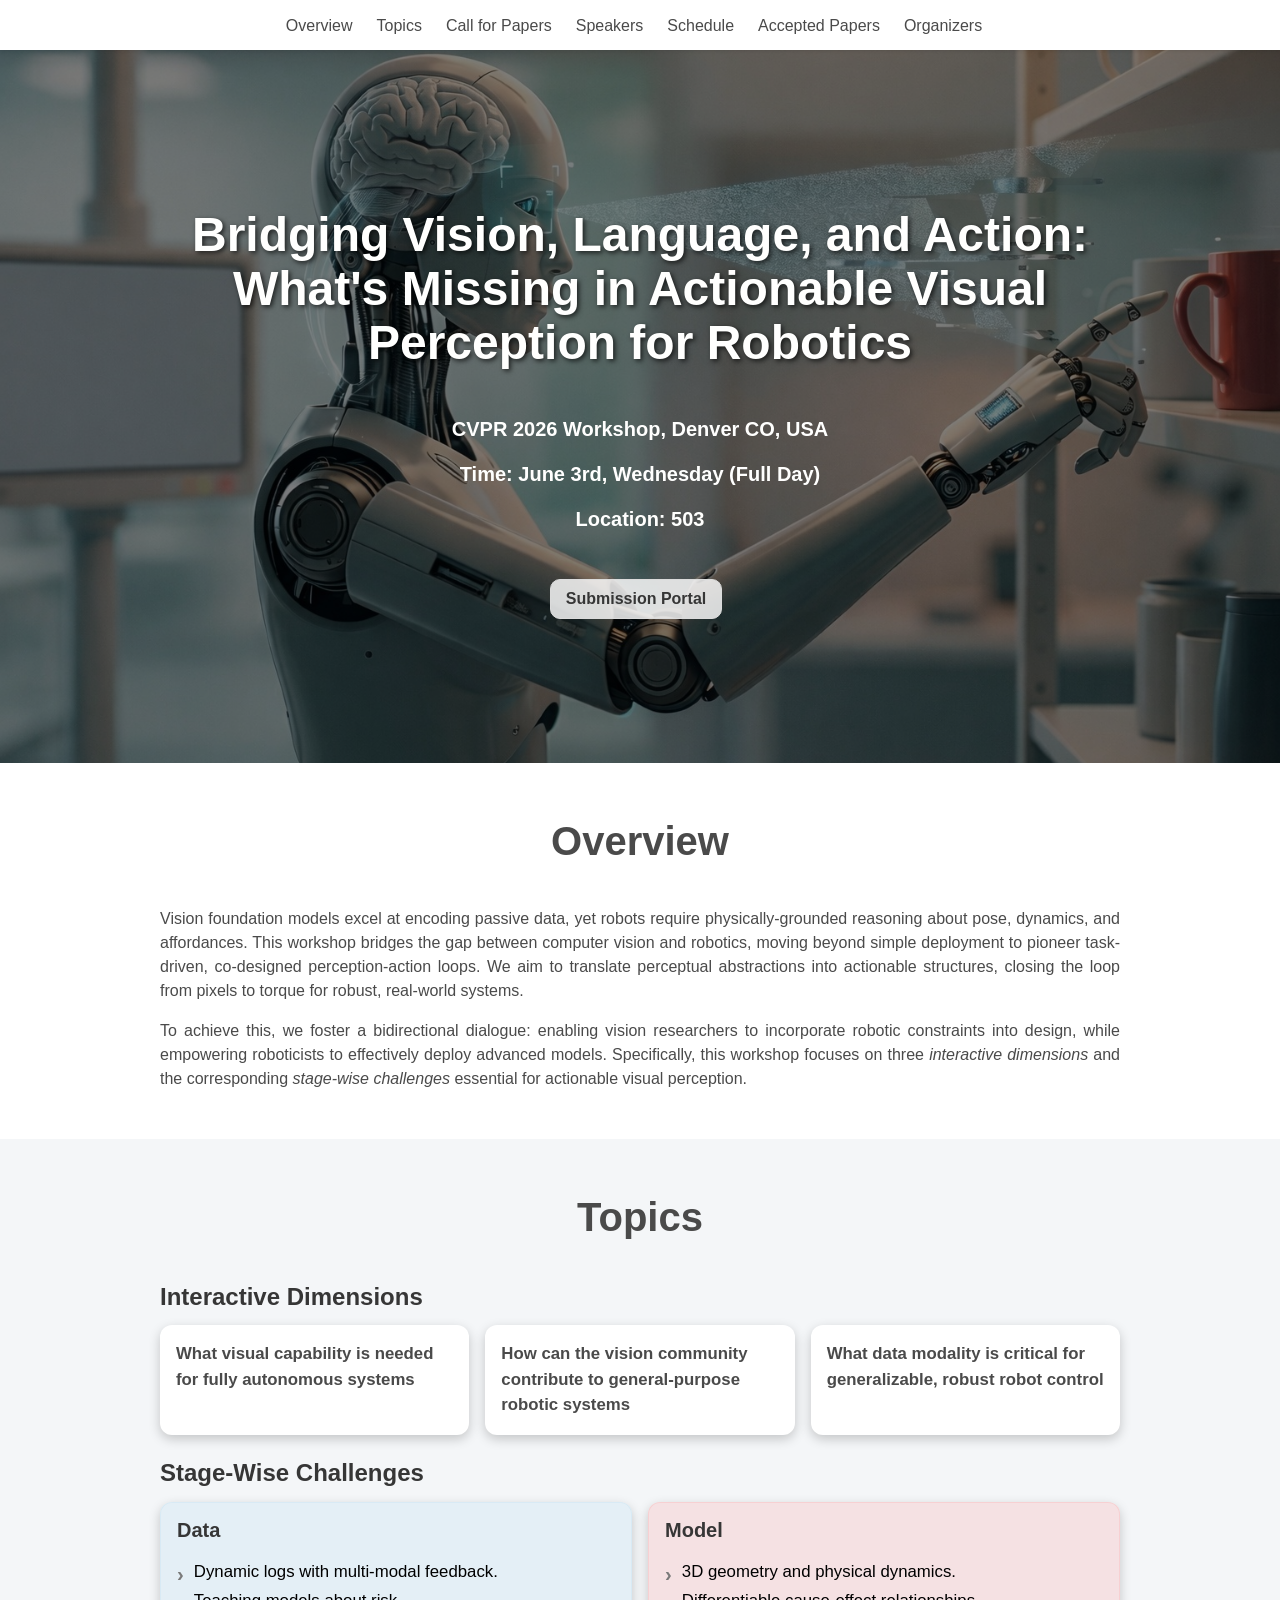
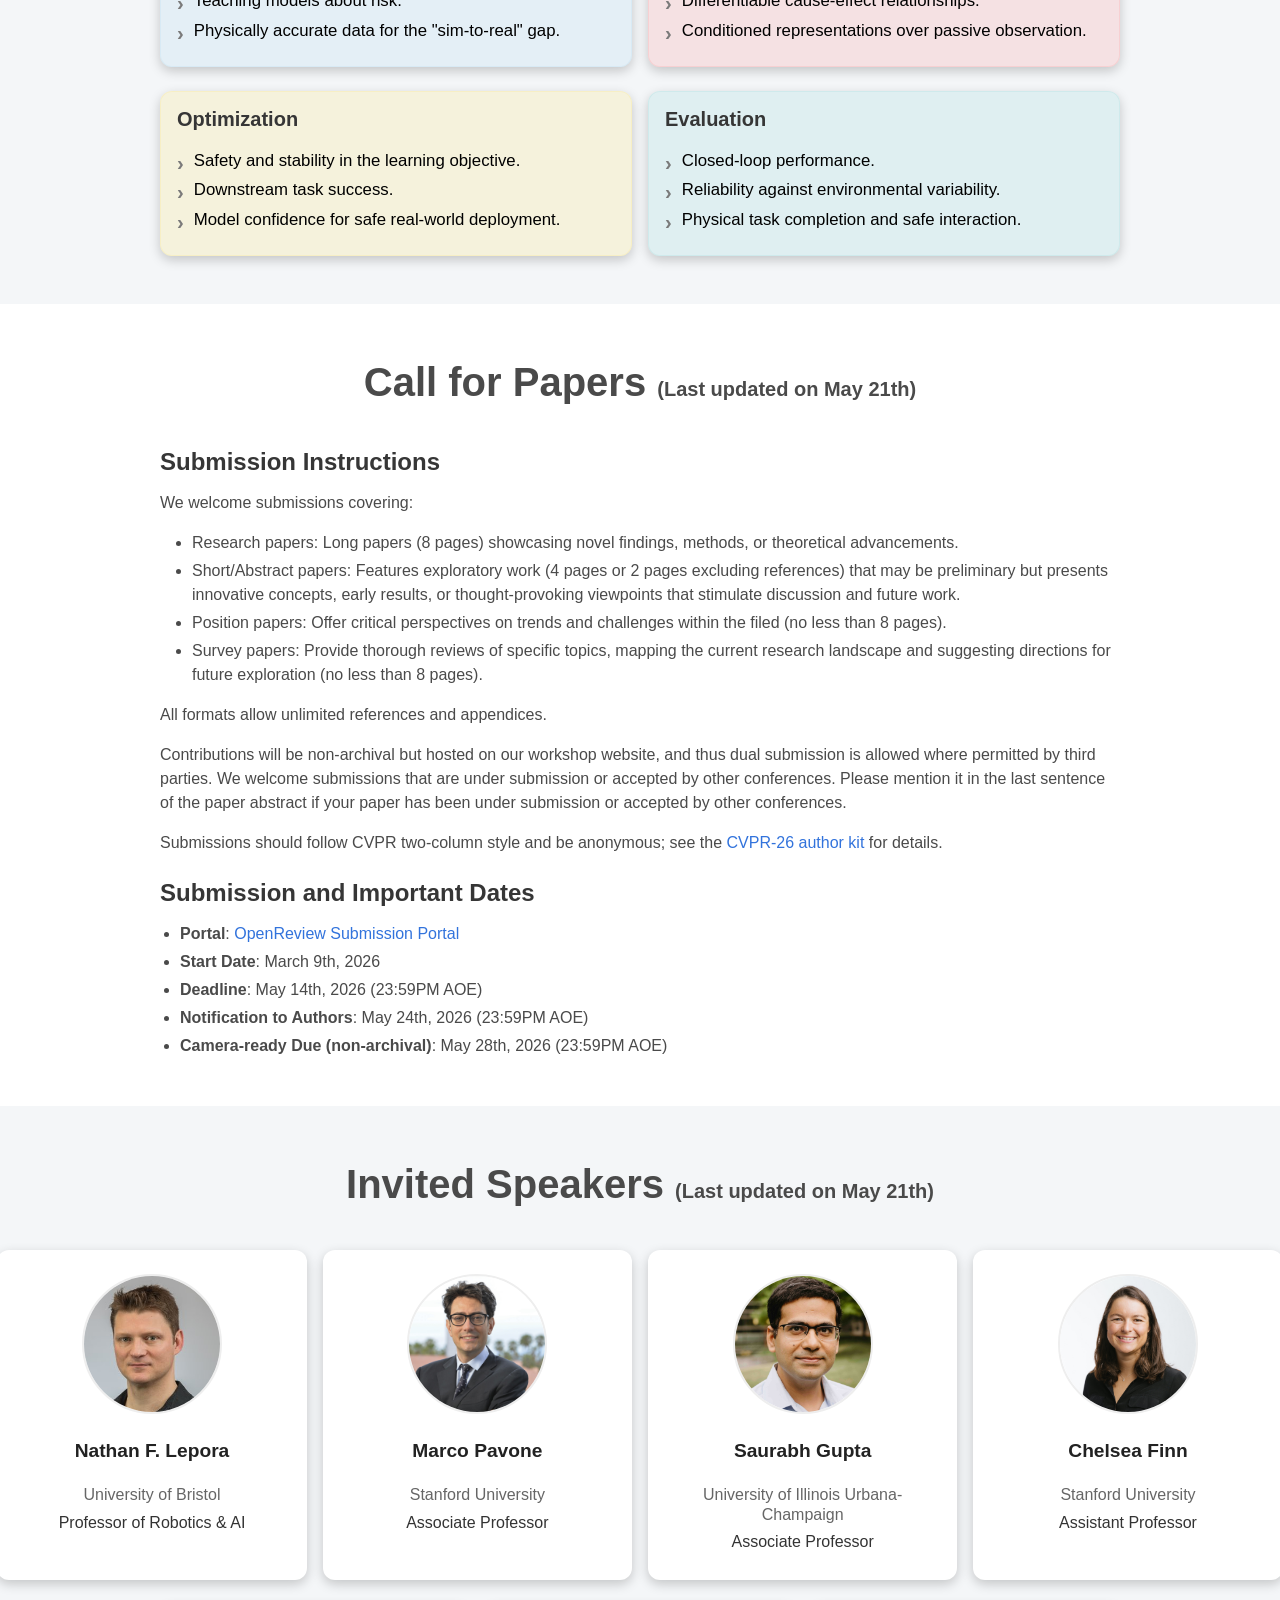
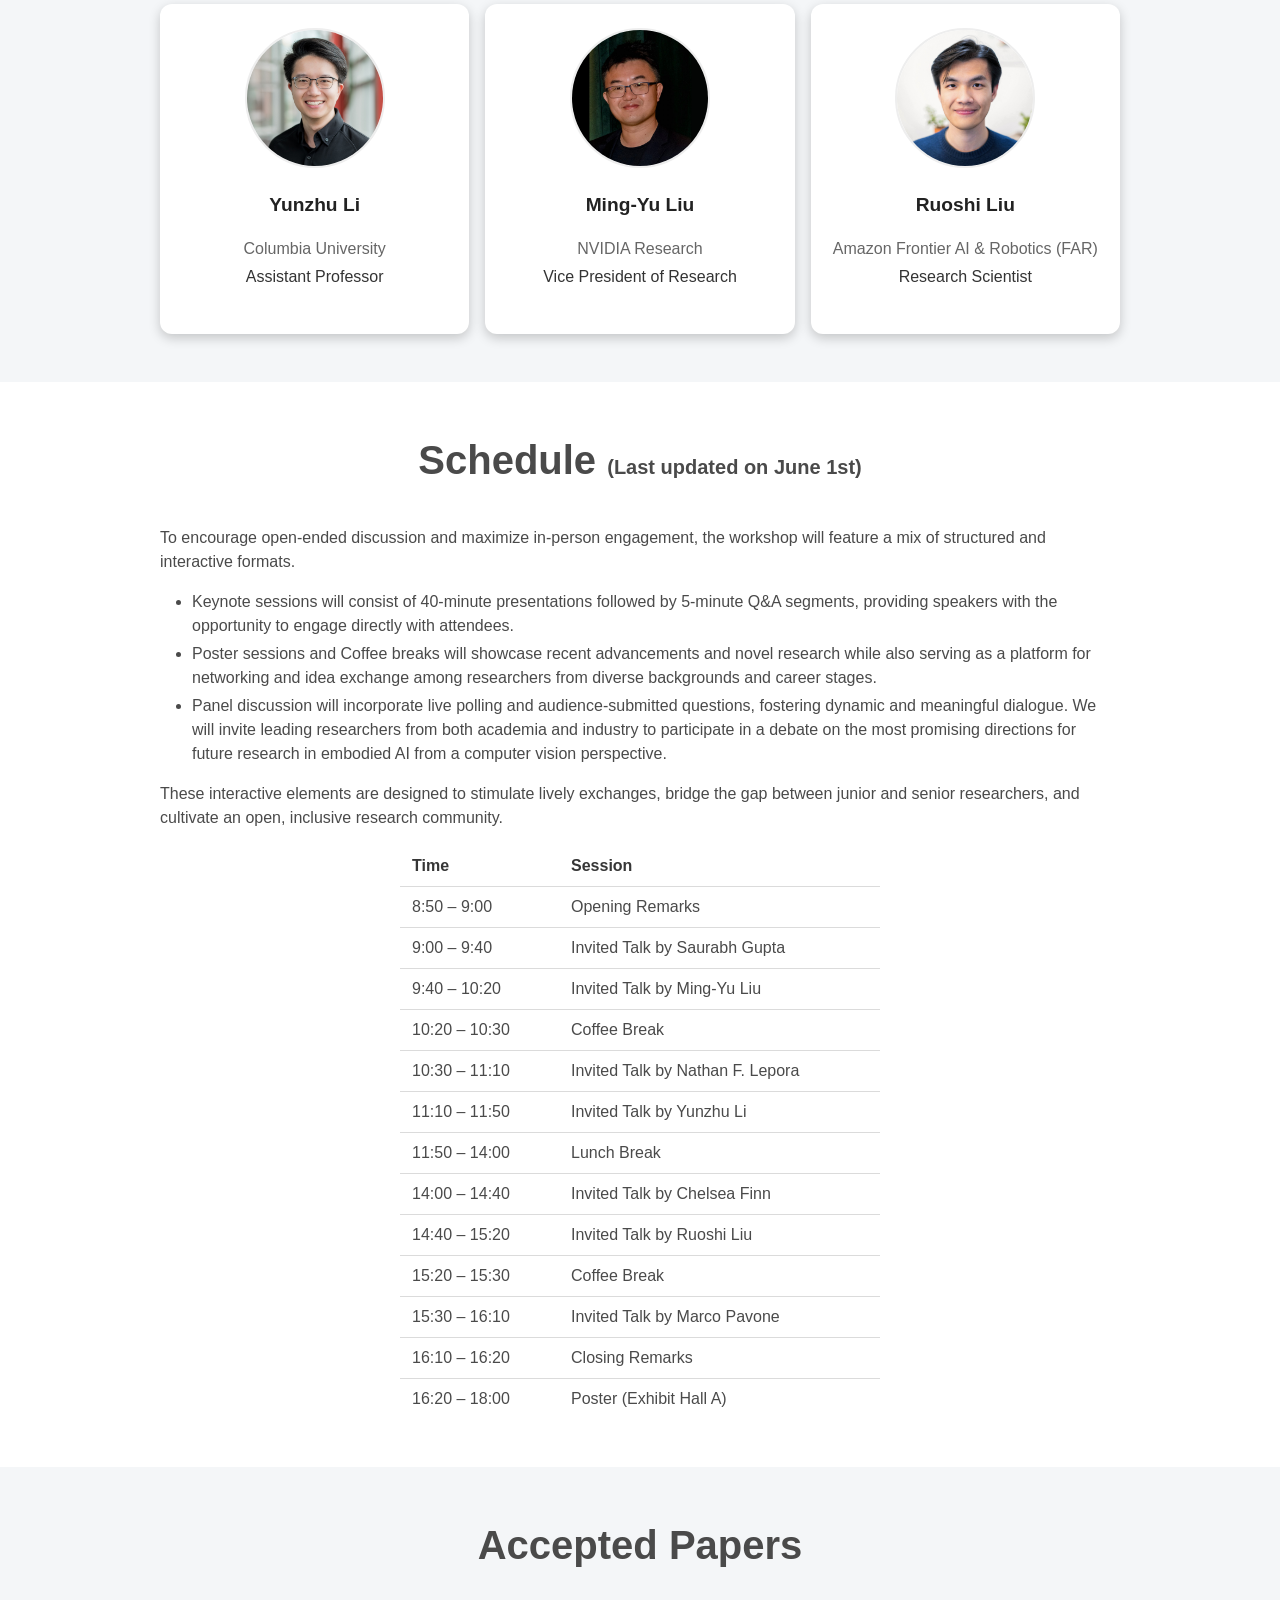
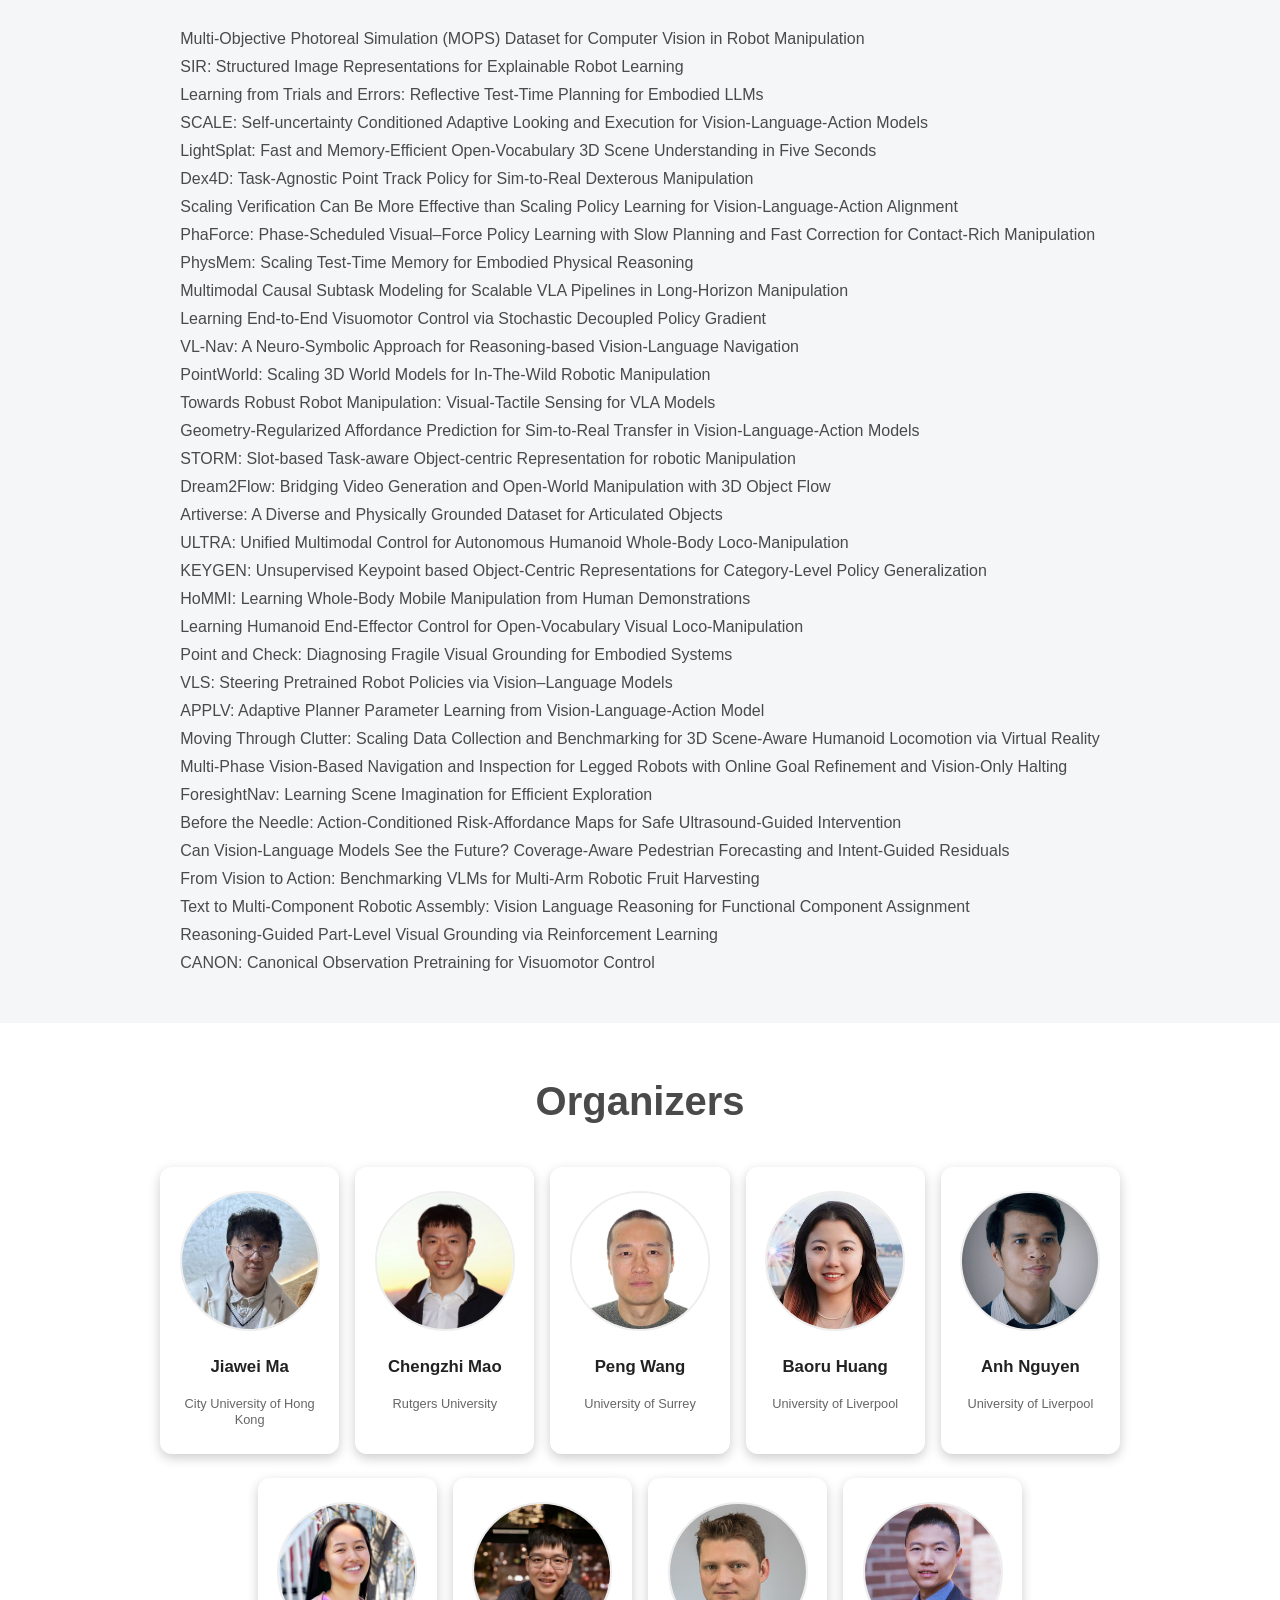
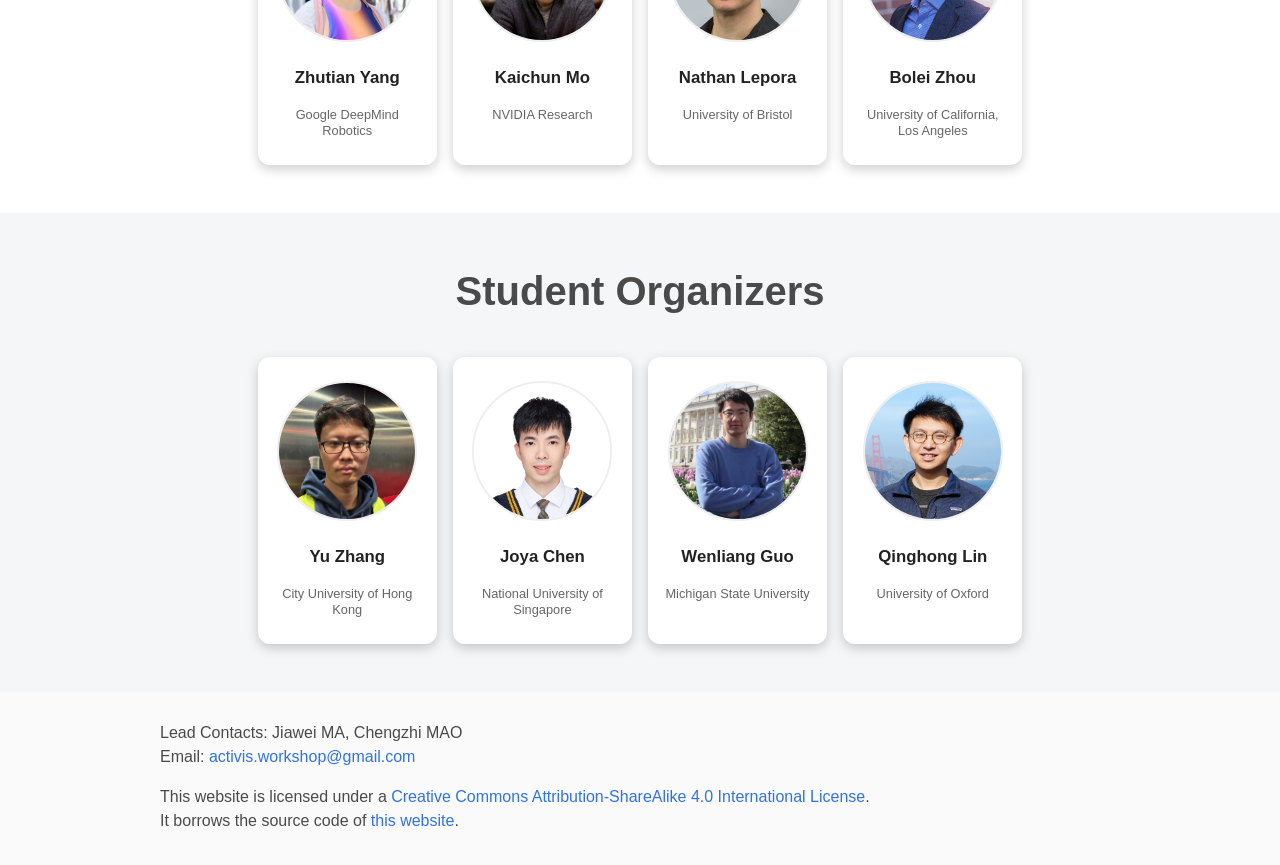
<file: index.html>
<!DOCTYPE html>
<html class="fontawesome-i2svg-active fontawesome-i2svg-complete" lang="en">
<head>
    <meta http-equiv="Content-Type" content="text/html; charset=UTF-8">
    <meta name="viewport" content="width=device-width, initial-scale=1">
    <meta name="keywords" content="Bridging Vision, Language, and Action">
    <meta name="keywords" content="CVPR 2026">
    <meta name="description" content="Bridging Vision, Language, and Action Workshop">

    <link rel="stylesheet" href="./lib/bulma.min.css">
    <link rel="stylesheet" href="src/index.css">
    <link rel="stylesheet" href="src/style.css">

    <title>ActiVis@CVPR26</title>
</head>

<body>
<div class="fixed-header" id="fixed_header">
    <nav class="navbar">
        <div class="container" style="justify-content: center;">
            <div class="navbar-brand" >
                <a href="#overview" class="navbar-item fixed-item">Overview</a>
                <a href="#topics" class="navbar-item fixed-item">Topics</a>
                <a href="#call_for_papers" class="navbar-item fixed-item">Call for Papers</a>
                <a href="#speakers" class="navbar-item fixed-item">Speakers</a>
                <a href="#schedule" class="navbar-item fixed-item">Schedule</a>
                <a href="#accepted_papers" class="navbar-item fixed-item">Accepted Papers</a>
                <a href="#organizers" class="navbar-item fixed-item">Organizers</a>
            </div>
        </div>
    </nav>
</div>

<section class="hero page-header1">
    <div class="hero-body">
        <div class="container is-max-desktop">
            <div class="columns is-centered">
                <div class="column has-text-centered">
                    <h1 class="title is-1 publication-title" style="color:#fffffe;">
                        Bridging Vision, Language, and Action: What's Missing in Actionable Visual Perception for Robotics
                    </h1>
                    <br>
                    <h2 class="title is-5 " style="color:#fffffe;">
                        <strong>CVPR 2026 Workshop, Denver CO, USA </strong>
                        <br>
                        <br>
                        <strong>Time: June 3rd, Wednesday (Full Day)</strong>
                        <br>
                        <br>
                        <strong>Location: 503</strong>
                    </h2>

                    <br>
                    <div class="subtitle has-text-centered">
                        <a class="button title-button" href="https://openreview.net/group?id=thecvf.com/CVPR/2026/Workshop/ActiVis" target="_blank">
                            Submission Portal
                        </a>
                    </div>
                </div>
            </div>
        </div>
    </div>

</section>

<section class="section" id="overview">
    <div style="text-align: center">
        <h2 class="section-header">Overview</h2>
    </div>

    <div class="container is-max-desktop content">
        <div class="content has-text-justified">
            <p>
                Vision foundation models excel at encoding passive data, yet robots require physically-grounded reasoning about pose, dynamics, and affordances. This workshop bridges the gap between computer vision and robotics, moving beyond simple deployment to pioneer task-driven, co-designed perception-action loops. We aim to translate perceptual abstractions into actionable structures, closing the loop from pixels to torque for robust, real-world systems.
            </p>
            <p>
                To achieve this, we foster a bidirectional dialogue: enabling vision researchers to incorporate robotic constraints into design, while empowering roboticists to effectively deploy advanced models. Specifically, this workshop focuses on three <span style="font-style: italic">interactive dimensions</span> and the corresponding <span style="font-style: italic">stage-wise challenges</span> essential for actionable visual perception.
            </p>
        </div>
    </div>
</section>

<section class="section" id="topics" style="background: #f4f6f8;">
    <div style="text-align: center">
        <h2 class="section-header">Topics</h2>
    </div>

    <div class="container is-max-desktop content">
        <div class="content has-text-justified">
            <div style="text-align: left;">
                <h3>Interactive Dimensions</h3>
            </div>

            <div class="container is-max-desktop content">
                <div class="columns is-centered is-variable is-2 is-multiline">
                    <div class="column is-one-third ">
                        <div class="aspect-card aspect-dimension">
                            <p>
                                What visual capability is needed for fully autonomous systems
                            </p>
                        </div>
                    </div>

                    <div class="column is-one-third ">
                        <div class="aspect-card aspect-dimension">
                            <p>
                                How can the vision community contribute to general-purpose robotic systems
                            </p>
                        </div>
                    </div>

                    <div class="column is-one-third ">
                        <div class="aspect-card aspect-dimension">
                            <p>
                                What data modality is critical for generalizable, robust robot control
                            </p>
                        </div>
                    </div>

                </div>
            </div>

            <div style="text-align: left; margin-top: 5px;">
                <h3>Stage-Wise Challenges</h3>
            </div>

            <div class="container is-max-desktop content">
                <div class="columns is-centered is-variable is-2 is-multiline">
                    <div class="column is-half ">
                        <div class="aspect-card aspect-stage" style="background: rgba(144, 197, 236, 0.15); border: solid 1px rgba(144, 197, 236, 0.15);">
                            <h4>Data</h4>
                            <ul class="aspect-ul">
                                <li>Dynamic logs with multi-modal feedback.</li>
                                <li>Teaching models about risk.</li>
                                <li>Physically accurate data for the "sim-to-real" gap.</li>
                            </ul>
                        </div>
                    </div>

                    <div class="column is-half">
                        <div class="aspect-card aspect-stage" style="background: rgba(255, 107, 107, 0.15); border: solid 1px rgba(255, 107, 107, 0.15);">
                            <h4>Model</h4>
                            <ul class="aspect-ul">
                                <li>3D geometry and physical dynamics.</li>
                                <li>Differentiable cause-effect relationships.</li>
                                <li>Conditioned representations over passive observation.</li>
                            </ul>
                        </div>
                    </div>
                </div>

                <div class="container is-max-desktop content">
                    <div class="columns is-centered is-variable is-2 is-multiline">
                        <div class="column is-half">
                            <div class="aspect-card aspect-stage" style="background: rgba(255, 217, 61, 0.15); border: solid 1px rgba(255, 217, 61, 0.15);">
                                <h4>Optimization</h4>
                                <ul class="aspect-ul">
                                    <li>Safety and stability in the learning objective.</li>
                                    <li>Downstream task success.</li>
                                    <li>Model confidence for safe real-world deployment.</li>
                                </ul>
                            </div>
                        </div>

                        <div class="column is-half">
                            <div class="aspect-card aspect-stage" style="background: rgba(107, 203, 199, 0.15);border: solid 1px rgba(107, 203, 199, 0.15);">
                                <h4>Evaluation</h4>
                                <ul class="aspect-ul">
                                    <li>Closed-loop performance.</li>
                                    <li>Reliability against environmental variability.</li>
                                    <li>Physical task completion and safe interaction.</li>
                                </ul>
                            </div>
                        </div>
                    </div>
                </div>
            </div>
        </div>
    </div>
</section>

<section class="section" id="call_for_papers">
    <div style="text-align: center">
        <h2 class="section-header">Call for Papers <span class="title_note">(Last updated on May 21th)</span></h2>
    </div>

    <div class="container is-max-desktop content">
        <h3>Submission Instructions</h3>

        <p>We welcome submissions covering:</p>

        <ul>
            <li>
                Research papers: Long papers (8 pages) showcasing novel findings, methods, or theoretical advancements.
            </li>
            <li>
                Short/Abstract papers: Features exploratory work (4 pages or 2 pages excluding references) that may be preliminary but presents innovative concepts, early results, or thought-provoking viewpoints that stimulate discussion and future work.
            </li>
            <li>
                Position papers: Offer critical perspectives on trends and challenges within the filed (no less than 8 pages).
            </li>
            <li>
                Survey papers: Provide thorough reviews of specific topics, mapping the current research landscape and suggesting directions for future exploration (no less than 8 pages).
            </li>
        </ul>

        <p>All formats allow unlimited references and appendices.</p>

        <p>
            Contributions will be non-archival but hosted on our workshop website, and thus dual submission is allowed where permitted by third parties.
            We welcome submissions that are under submission or accepted by other conferences. Please mention it in the last sentence of the paper abstract if your paper has been under submission or accepted by other conferences.
        </p>

        <p>
            Submissions should follow CVPR two-column style and be anonymous; see the <a href="https://github.com/cvpr-org/author-kit/releases" target="_blank">CVPR-26 author kit</a> for details.
        </p>
    </div>

    <div class="container is-max-desktop content">
        <h3>Submission and Important Dates</h3>

        <ul style="margin-left: 20px;">
            <li><b>Portal</b>: <a href="https://openreview.net/group?id=thecvf.com/CVPR/2026/Workshop/ActiVis" target="_blank">OpenReview Submission Portal</a>
            <li><b>Start Date</b>: March 9th, 2026</li>
            <li><b>Deadline</b>: May 14th, 2026 (23:59PM AOE)</li>
            <li><b>Notification to Authors</b>: <span>May 24th, 2026 (23:59PM AOE)</span></li>
            <li><b>Camera-ready Due (non-archival)</b>: May 28th, 2026 (23:59PM AOE)</li>
        </ul>
    </div>
</section>

<section class="section" id="speakers" style="background: #f4f6f8;">
    <div style="text-align: center">
        <h2 class="section-header">Invited Speakers <span class="title_note">(Last updated on May 21th)</span></h2>
    </div>

    <div class="container is-max-desktop content">
        <div class="columns is-centered is-variable is-2 has-text-centered">
            <div class="column is-one-third">
                <a href="https://lepora.com/" target="_blank">
                    <div class="speaker-card">
                        <img class="people-photo" src="./img/lepora.jpg" alt="Invited Speaker: Nathan F. Lepora">
                        <p class="speaker-name">Nathan F. Lepora</p>
                        <p class="speaker-affiliation">University of Bristol</p>
                        <p class="speaker-title">Professor of Robotics & AI</p>
                    </div>
                </a>
            </div>

            <div class="column is-one-third">
                <a href="https://stanfordasl.github.io//people/prof-marco-pavone/" target="_blank">
                    <div class="speaker-card">
                        <img class="people-photo" src="./img/pavone.jpg" alt="Invited Speaker: Marco Pavone">
                        <p class="speaker-name">Marco Pavone</p>
                        <p class="speaker-affiliation">Stanford University</p>
                        <p class="speaker-title">Associate Professor</p>
                    </div>
                </a>
            </div>

            <div class="column is-one-third">
                <a href="https://saurabhg.web.illinois.edu/" target="_blank">
                    <div class="speaker-card">
                        <img class="people-photo" src="./img/sgupta.jpg" alt="Invited Speaker: Saurabh Gupta">
                        <p class="speaker-name">Saurabh Gupta</p>
                        <p class="speaker-affiliation">University of Illinois Urbana-Champaign</p>
                        <p class="speaker-title">Associate Professor</p>
                    </div>
                </a>
            </div>

            <div class="column is-one-third">
                <a href="https://ai.stanford.edu/~cbfinn/" target="_blank">
                    <div class="speaker-card">
                        <img class="people-photo" src="./img/chelsea_finn.jpg" alt="Invited Speaker: Chelsea Finn">
                        <p class="speaker-name">Chelsea Finn</p>
                        <p class="speaker-affiliation">Stanford University</p>
                        <p class="speaker-title">Assistant Professor</p>
                    </div>
                </a>
            </div>
        </div>

        <div class="columns is-centered is-variable is-2 has-text-centered">
            <div class="column is-one-third">
                <a href="https://yunzhuli.github.io" target="_blank">
                    <div class="speaker-card">
                        <img class="people-photo" src="./img/yunzhu_li.jpg" alt="Invited Speaker: Yunzhu Li">
                        <p class="speaker-name">Yunzhu Li</p>
                        <p class="speaker-affiliation">Columbia University</p>
                        <p class="speaker-title">Assistant Professor</p>
                    </div>
                </a>
            </div>

            <div class="column is-one-third">
                <a href="https://mingyuliu.net/" target="_blank">
                    <div class="speaker-card">
                        <img class="people-photo" src="./img/mingyu_liu.jpg" alt="Invited Speaker: Mingyu Liu">
                        <p class="speaker-name">Ming-Yu Liu</p>
                        <p class="speaker-affiliation">NVIDIA Research</p>
                        <p class="speaker-title">Vice President of Research</p>
                    </div>
                </a>
            </div>

            <div class="column is-one-third">
                <a href="https://ruoshiliu.github.io/" target="_blank">
                    <div class="speaker-card">
                        <img class="people-photo" src="./img/ruoshi_liu.jpg" alt="Invited Speaker: Ruoshi Liu">
                        <p class="speaker-name">Ruoshi Liu</p>
                        <p class="speaker-affiliation">Amazon Frontier AI & Robotics (FAR)</p>
                        <p class="speaker-title">Research Scientist</p>
                    </div>
                </a>
            </div>
        </div>
    </div>
</section>

<section class="section" id="schedule">
    <div style="text-align: center">
        <h2 class="section-header">Schedule <span class="title_note">(Last updated on June 1st)</span></h2>
    </div>

    <div class="container is-max-desktop content">
        <p>
            To encourage open-ended discussion and maximize in-person engagement, the workshop will
            feature a mix of structured and interactive formats.
        </p>
        <ul>
            <li>
                Keynote sessions will consist of 40-minute presentations followed by 5-minute Q&A
                segments, providing speakers with the opportunity to engage directly with attendees.
            </li>
            <li>
                Poster sessions and Coffee breaks will showcase recent advancements and novel
                research while also serving as a platform for networking and idea exchange among
                researchers from diverse backgrounds and career stages.
            </li>
            <li>
                Panel discussion will incorporate live polling and audience-submitted questions, fostering
                dynamic and meaningful dialogue. We will invite leading researchers from both
                academia and industry to participate in a debate on the most promising directions for
                future research in embodied AI from a computer vision perspective.
            </li>
        </ul>

        <p>
            These interactive elements are designed to stimulate lively exchanges, bridge the gap between
            junior and senior researchers, and cultivate an open, inclusive research community.
        </p>

        <div style="display: flex; align-items: center; justify-content: center;">
            <div style="width: 50%; min-width: 400px; ">
                <table>
                    <tr>
                        <th style="min-width: 125px">Time</th>
                        <th style="min-width: 150px">Session</th>
                    </tr>
                    <tr>
                        <td>8:50 – 9:00</td>
                        <td>Opening Remarks</td>
                    </tr>
                    <tr>
                        <td>9:00 – 9:40</td>
                        <td>Invited Talk by Saurabh Gupta</td>
                    </tr>
                    <tr>
                        <td>9:40 – 10:20</td>
                        <td>Invited Talk by  Ming-Yu Liu</td>
                    </tr>
                    <tr>
                        <td>10:20 – 10:30</td>
                        <td>Coffee Break</td>
                    </tr>
                    <tr>
                        <td>10:30 – 11:10</td>
                        <td>Invited Talk by Nathan F. Lepora</td>
                    </tr>
                    <tr>
                        <td>11:10 – 11:50</td>
                        <td>Invited Talk by Yunzhu Li</td>
                    </tr>
                    <tr>
                        <td>11:50 – 14:00</td>
                        <td>Lunch Break </td>
                    </tr>
                    <tr>
                        <td>14:00 – 14:40</td>
                        <td>Invited Talk by Chelsea Finn</td>
                    </tr>
                    <tr>
                        <td>14:40 – 15:20</td>
                        <td>Invited Talk by Ruoshi Liu</td>
                    </tr>
                    <tr>
                        <td>15:20 – 15:30</td>
                        <td>Coffee Break</td>
                    </tr>
                    <tr>
                        <td>15:30 – 16:10</td>
                        <td>Invited Talk by Marco Pavone</td>
                    </tr>
                    <tr>
                        <td>16:10 – 16:20</td>
                        <td>Closing Remarks</td>
                    </tr>
                    <tr>
                        <td>16:20 – 18:00</td>
                        <td>Poster (Exhibit Hall A)</td>
                    </tr>
                </table>
            </div>
        </div>
    </div>
</section>

<section class="section" id="accepted_papers" style="background: #f4f6f8;">
    <div style="text-align: center">
        <h2 class="section-header">Accepted Papers</h2>
    </div>

    <div class="container is-max-desktop content" style="display: flex; justify-content: center;">
        <ol style="list-style: none; padding-left: 0; margin-left: 0;">
            <li>Multi-Objective Photoreal Simulation (MOPS) Dataset for Computer Vision in Robot Manipulation</li>
            <li>SIR: Structured Image Representations for Explainable Robot Learning</li>
            <li>Learning from Trials and Errors: Reflective Test-Time Planning for Embodied LLMs</li>
            <li>SCALE: Self-uncertainty Conditioned Adaptive Looking and Execution for Vision-Language-Action Models</li>
            <li>LightSplat: Fast and Memory-Efficient Open-Vocabulary 3D Scene Understanding in Five Seconds</li>
            <li>Dex4D: Task-Agnostic Point Track Policy for Sim-to-Real Dexterous Manipulation</li>
            <li>Scaling Verification Can Be More Effective than Scaling Policy Learning for Vision-Language-Action Alignment</li>
            <li>PhaForce: Phase-Scheduled Visual–Force Policy Learning with Slow Planning and Fast Correction for Contact-Rich Manipulation</li>
            <li>PhysMem: Scaling Test-Time Memory for Embodied Physical Reasoning</li>
            <li>Multimodal Causal Subtask Modeling for Scalable VLA Pipelines in Long-Horizon Manipulation</li>
            <li>Learning End-to-End Visuomotor Control via Stochastic Decoupled Policy Gradient</li>
            <li>VL-Nav: A Neuro-Symbolic Approach for Reasoning-based Vision-Language Navigation</li>
            <li>PointWorld: Scaling 3D World Models for In-The-Wild Robotic Manipulation</li>
            <li>Towards Robust Robot Manipulation: Visual-Tactile Sensing for VLA Models</li>
            <li>Geometry-Regularized Affordance Prediction for Sim-to-Real Transfer in Vision-Language-Action Models</li>
            <li>STORM: Slot-based Task-aware Object-centric Representation for robotic Manipulation</li>
            <li>Dream2Flow: Bridging Video Generation and Open-World Manipulation with 3D Object Flow</li>
            <li>Artiverse: A Diverse and Physically Grounded Dataset for Articulated Objects</li>
            <li>ULTRA: Unified Multimodal Control for Autonomous Humanoid Whole-Body Loco-Manipulation</li>
            <li>KEYGEN: Unsupervised Keypoint based Object-Centric Representations for Category-Level Policy Generalization</li>
            <li>HoMMI: Learning Whole-Body Mobile Manipulation from Human Demonstrations</li>
            <li>Learning Humanoid End-Effector Control for Open-Vocabulary Visual Loco-Manipulation</li>
            <li>Point and Check: Diagnosing Fragile Visual Grounding for Embodied Systems</li>
            <li>VLS: Steering Pretrained Robot Policies via Vision–Language Models</li>
            <li>APPLV: Adaptive Planner Parameter Learning from Vision-Language-Action Model</li>
            <li>Moving Through Clutter: Scaling Data Collection and Benchmarking for 3D Scene-Aware Humanoid Locomotion via Virtual Reality</li>
            <li>Multi-Phase Vision-Based Navigation and Inspection for Legged Robots with Online Goal Refinement and Vision-Only Halting</li>
            <li>ForesightNav: Learning Scene Imagination for Efficient Exploration</li>
            <li>Before the Needle: Action-Conditioned Risk-Affordance Maps for Safe Ultrasound-Guided Intervention</li>
            <li>Can Vision-Language Models See the Future? Coverage-Aware Pedestrian Forecasting and Intent-Guided Residuals</li>
            <li>From Vision to Action: Benchmarking VLMs for Multi-Arm Robotic Fruit Harvesting</li>
            <li>Text to Multi-Component Robotic Assembly: Vision Language Reasoning for Functional Component Assignment</li>
            <li>Reasoning-Guided Part-Level Visual Grounding via Reinforcement Learning</li>
            <li>CANON: Canonical Observation Pretraining for Visuomotor Control</li>
        </ol>
    </div>
</section>


<section class="section" id="organizers">
    <div style="text-align: center">
        <h2 class="section-header">Organizers</h2>
    </div>

    <div class="container is-max-desktop content">
        <div class="columns is-centered is-variable is-2 is-multiline has-text-centered">
            <div class="column is-one-fifth">
                <a href="https://www.cs.cityu.edu.hk/~jiaweima/" target="_blank">
                    <div class="organizer-card">
                        <img src="./img/jiawei_ma.jpg" alt="Organizer: Jiawei Ma" class="people-photo">
                        <p class="organizer-name">Jiawei Ma</p>
                        <p class="organizer-affiliation">City University of Hong Kong</p>
                    </div>
                </a>
            </div>

            <div class="column is-one-fifth">
                <a href="https://chengzhi-mao.github.io/" target="_blank">
                    <div class="organizer-card">
                        <img src="./img/chengzhi_mao.png" alt="Organizer: Chengzhi Mao" class="people-photo">
                        <p class="organizer-name">Chengzhi Mao</p>
                        <p class="organizer-affiliation">Rutgers University</p>
                    </div>
                </a>
            </div>

            <div class="column is-one-fifth">
                <a href="https://www.mmu.ac.uk/staff/profile/dr-peng-wang" target="_blank">
                    <div class="organizer-card">
                        <img src="./img/peng_wang.jpg" alt="Organizer: Peng Wang" class="people-photo">
                        <p class="organizer-name">Peng Wang</p>
                        <p class="organizer-affiliation">University of Surrey</p>
                    </div>
                </a>
            </div>

            <div class="column is-one-fifth">
                <a href="https://baoru.netlify.app/" target="_blank">
                    <div class="organizer-card">
                        <img src="./img/baoru_huang.jpg" alt="Organizer: Baoru Huang" class="people-photo">
                        <p class="organizer-name">Baoru Huang</p>
                        <p class="organizer-affiliation">University of Liverpool</p>
                    </div>
                </a>
            </div>

            <div class="column is-one-fifth">
                <a href="https://cgi.csc.liv.ac.uk/~anguyen/" target="_blank">
                    <div class="organizer-card">
                        <img src="./img/anh_nguyen.png" alt="Organizer: Anh Nguyen" class="people-photo">
                        <p class="organizer-name">Anh Nguyen</p>
                        <p class="organizer-affiliation">University of Liverpool</p>
                    </div>
                </a>
            </div>

            <div class="column is-one-fifth">
                <a href="https://zt-yang.com/" target="_blank">
                    <div class="organizer-card">
                        <img src="./img/zhutian_yang.jpg" alt="Organizer: " class="people-photo">
                        <p class="organizer-name">Zhutian Yang</p>
                        <p class="organizer-affiliation">Google DeepMind Robotics</p>
                    </div>
                </a>
            </div>

            <div class="column is-one-fifth">
                <a href="https://kaichun-mo.github.io/" target="_blank">
                    <div class="organizer-card">
                        <img src="./img/kaichun_mo.jpg" alt="Organizer: Kaichun Mo" class="people-photo">
                        <p class="organizer-name">Kaichun Mo</p>
                        <p class="organizer-affiliation">NVIDIA Research</p>
                    </div>
                </a>
            </div>

            <div class="column is-one-fifth">
                <a href="https://lepora.com/" target="_blank">
                    <div class="organizer-card">
                        <img src="./img/lepora.jpg" alt="Organizer: Nathan Lepora" class="people-photo">
                        <p class="organizer-name">Nathan Lepora</p>
                        <p class="organizer-affiliation">University of Bristol</p>
                    </div>
                </a>
            </div>

            <div class="column is-one-fifth">
                <a href="https://boleizhou.github.io/" target="_blank">
                    <div class="organizer-card">
                        <img src="./img/bolei_zhou.jpg" alt="Organizer: " class="people-photo">
                        <p class="organizer-name">Bolei Zhou</p>
                        <p class="organizer-affiliation">University of California, Los Angeles</p>
                    </div>
                </a>
            </div>
        </div>
    </div>
</section>

<section class="section" id="student_organizers" style="background: #f4f6f8;">
    <div style="text-align: center">
        <h2 class="section-header">Student Organizers</h2>
    </div>

    <div class="container is-max-desktop content">
        <div class="columns is-centered is-variable is-2 is-multiline has-text-centered">
            <div class="column is-one-fifth">
                <a href="https://yuiz.github.io/" target="_blank">
                    <div class="organizer-card">
                        <img src="./img/yu_zhang.jpg" alt="Student Organizer: Yu Zhang" class="people-photo">
                        <p class="organizer-name">Yu Zhang</p>
                        <p class="organizer-affiliation">City University of Hong Kong</p>
                    </div>
                </a>
            </div>

            <div class="column is-one-fifth">
                <a href="https://chenjoya.github.io/" target="_blank">
                    <div class="organizer-card">
                        <img src="./img/joya_chen.png" alt="Student Organizer: Joya Chen" class="people-photo">
                        <p class="organizer-name">Joya Chen</p>
                        <p class="organizer-affiliation">National University of Singapore</p>
                    </div>
                </a>
            </div>

            <div class="column is-one-fifth">
                <a href="https://wenliangguo.github.io/" target="_blank">
                    <div class="organizer-card">
                        <img src="./img/wenliang_guo.png" alt="Student Organizer: Wenliang Guo" class="people-photo">
                        <p class="organizer-name">Wenliang Guo</p>
                        <p class="organizer-affiliation">Michigan State University</p>
                    </div>
                </a>
            </div>

            <div class="column is-one-fifth">
                <a href="https://qhlin.me/" target="_blank">
                    <div class="organizer-card">
                        <img src="./img/qinghong_lin.jpg" alt="Student Organizer: Qinghong Lin" class="people-photo">
                        <p class="organizer-name">Qinghong Lin</p>
                        <p class="organizer-affiliation">University of Oxford</p>
                    </div>
                </a>
            </div>
        </div>
    </div>
</section>


<footer class="footer" style="padding: 1.8rem 1.6rem 2.0rem;">
    <div class="container is-max-desktop">
        <div class="content">
            <p>
                Lead Contacts: Jiawei MA, Chengzhi MAO
                <br>
                Email: <a href="mailto:activis.workshop@gmail.com">activis.workshop@gmail.com</a>
            </p>
            <p>
                This website is licensed under a <a rel="license" href="https://creativecommons.org/licenses/by-sa/4.0/">Creative
                Commons Attribution-ShareAlike 4.0 International License</a>.
                <br>
                It borrows the source code of <a href="https://github.com/e2e3d/e2e3d.github.io">this website</a>.
            </p>
        </div>
    </div>
</footer>

</body>
</html>
</file>
<file: src/index.css>
body {
  font-family: 'Noto Sans', sans-serif;
}


.footer .icon-link {
    font-size: 25px;
    color: #000;
}

.link-block a {
    margin-top: 5px;
    margin-bottom: 5px;
}

.dnerf {
  font-variant: small-caps;
}

.teaser .hero-body {
  padding-top: 0;
  padding-bottom: 3rem;
}

.teaser {
  font-family: 'Google Sans', sans-serif;
}

.interpolation-panel {
  background: #f5f5f5;
  border-radius: 10px;
}

.interpolation-panel .interpolation-image {
  width: 100%;
  border-radius: 5px;
}

.interpolation-video-column {
}

.interpolation-panel .slider {
  margin: 0 !important;
}

.interpolation-panel .slider {
  margin: 0 !important;
}

#interpolation-image-wrapper {
  width: 100%;
}
#interpolation-image-wrapper img {
  border-radius: 5px;
}

/* customized ul under topics */
.aspect-ul {
    margin-left: 0!important;
    font-size: 1.05em;
}

.aspect-ul li {
    list-style: none;
    position: relative;
    padding-left: 1.0em;
    color: black;
}

.aspect-ul li::before {
    content: "›";
    position: absolute;
    left: 0;
    top: 0;
    font-weight: bold;
    color: #7a7a7a; /* 符号颜色：科技蓝 */
    font-size: 1.2em;
    line-height: 1.5;
}

.title_note {
    font-size: 20px;
}
</file>
<file: src/style.css>
html, body {
    scroll-behavior: smooth;
}

.fixed-header {
    box-shadow: 0 1px 3px rgba(0, 0, 0, 0.1);
    position: fixed;
    top: 0;
    left: 0;
    right: 0;
    bottom: 0;
    width: 100%;
    height: 50px;
    z-index: 999;
    overflow-y: hidden;
    overflow-x: hidden;
}

.fixed-item:hover {
    font-weight: bold;
}

.title-button {
    border-radius: 6px;
    margin-right: 8px;
    background-color: whitesmoke;
    font-weight: bold;
}

.title-button:hover {
    background-color: white;
    color: #2663eb;
}

.section-header {
    font-size: 2.5rem;
    font-weight: bold;
    margin-bottom: 36px;
}

.page-header1 {
    position: relative;
    background-image: url('../img/teaser2.jpg');
    /*background-color: #003163;*/
    background-repeat: no-repeat;
    background-size: cover;
    background-position: center;
    padding-top: 10rem;
    padding-bottom: 6rem;
}

.page-header1::before {
    content: "";
    position: absolute;
    top: 0;
    left: 0;
    width: 100%;
    height: 100%;
    background: rgba(0, 0, 0, 0.5); /* Adjust transparency */
}

.hero-body {
    position: relative;
    z-index: 1;
}

.publication-title {
    color: #FF4500; /* Gold for emphasis */
    font-weight: bold;
    text-shadow: 2px 2px 5px rgba(0, 0, 0, 0.7);
}

.button {
    border-radius: 10px;
    background: #ffffffd0;
    padding: 5px 15px 5px 15px;
}

.dropdown {
    position: relative;
    display: inline-block;
}

.dropdown-content {
    display: none;
    position: absolute;
    /* background-color: #f9f9f9; */
    min-width: 140px;
    box-shadow: 0px 8px 16px 0px rgba(0, 0, 0, 0.2);
    padding: 5px 15px 5px 15px;
    z-index: 1;
}

.dropdown:hover .dropdown-content {
    display: block;
}

.aspect-card {
    background: #fff;
    border-radius: 12px;
    padding: 1rem 1rem;
    box-shadow: 0 4px 12px rgba(0, 0, 0, 0.2);
}

.aspect-dimension {
    min-height: 110px;
    font-weight: 600;
    font-size: 1.05em;
    text-align: left;
}

.aspect-stage {
    min-height: 165px;
}

/* Modern, clean style for people */
.speaker-card {
    background: #fff;
    border-radius: 12px;
    padding: 1.5rem 1rem;
    box-shadow: 0 4px 12px rgba(0, 0, 0, 0.2);
    transition: all 0.25s ease-in-out;
    min-height: 330px;
}

.speaker-card:hover {
    transform: translateY(-4px);
    box-shadow: 0 8px 20px rgba(0, 0, 0, 0.12);
}

.organizer-card {
    background: #fff;
    border-radius: 12px;
    padding: 1.5rem 1rem;
    box-shadow: 0 4px 12px rgba(0, 0, 0, 0.2);
    transition: all 0.25s ease-in-out;
}

.organizer-card:hover {
    transform: translateY(-4px);
    box-shadow: 0 8px 20px rgba(0, 0, 0, 0.12);
}

.people-photo {
    width: 140px;
    height: 140px;
    border-radius: 50%;
    object-fit: cover;
    margin-bottom: 1rem;
    border: 2px solid #eee;
}

.organizer-name {
    font-weight: 600;
    font-size: 1.05rem;
    color: #222;
    margin-bottom: 0.25rem;
}

.organizer-affiliation {
    font-size: 0.8rem;
    color: #666;
    line-height: 1.2;
    min-height: 34px;
}


.speaker-name {
    font-weight: 600;
    font-size: 1.2rem;
    color: #222;
}

.speaker-affiliation {
    font-size: 1.0rem;
    color: #666;
    line-height: 1.2;
}

.speaker-title {
    font-size: 1.0rem;
    color: #333;
    line-height: 1.2;
    margin-top: -8px;
}

@media screen and (max-width: 1024px) {
    .people-photo {
        width: 120px;
        height: 120px;
    }
}

@media screen and (max-width: 768px) {
    .people-photo {
        width: 100px;
        height: 100px;
    }

    .organizer-name {
        font-size: 1rem;
    }
}
</file>
